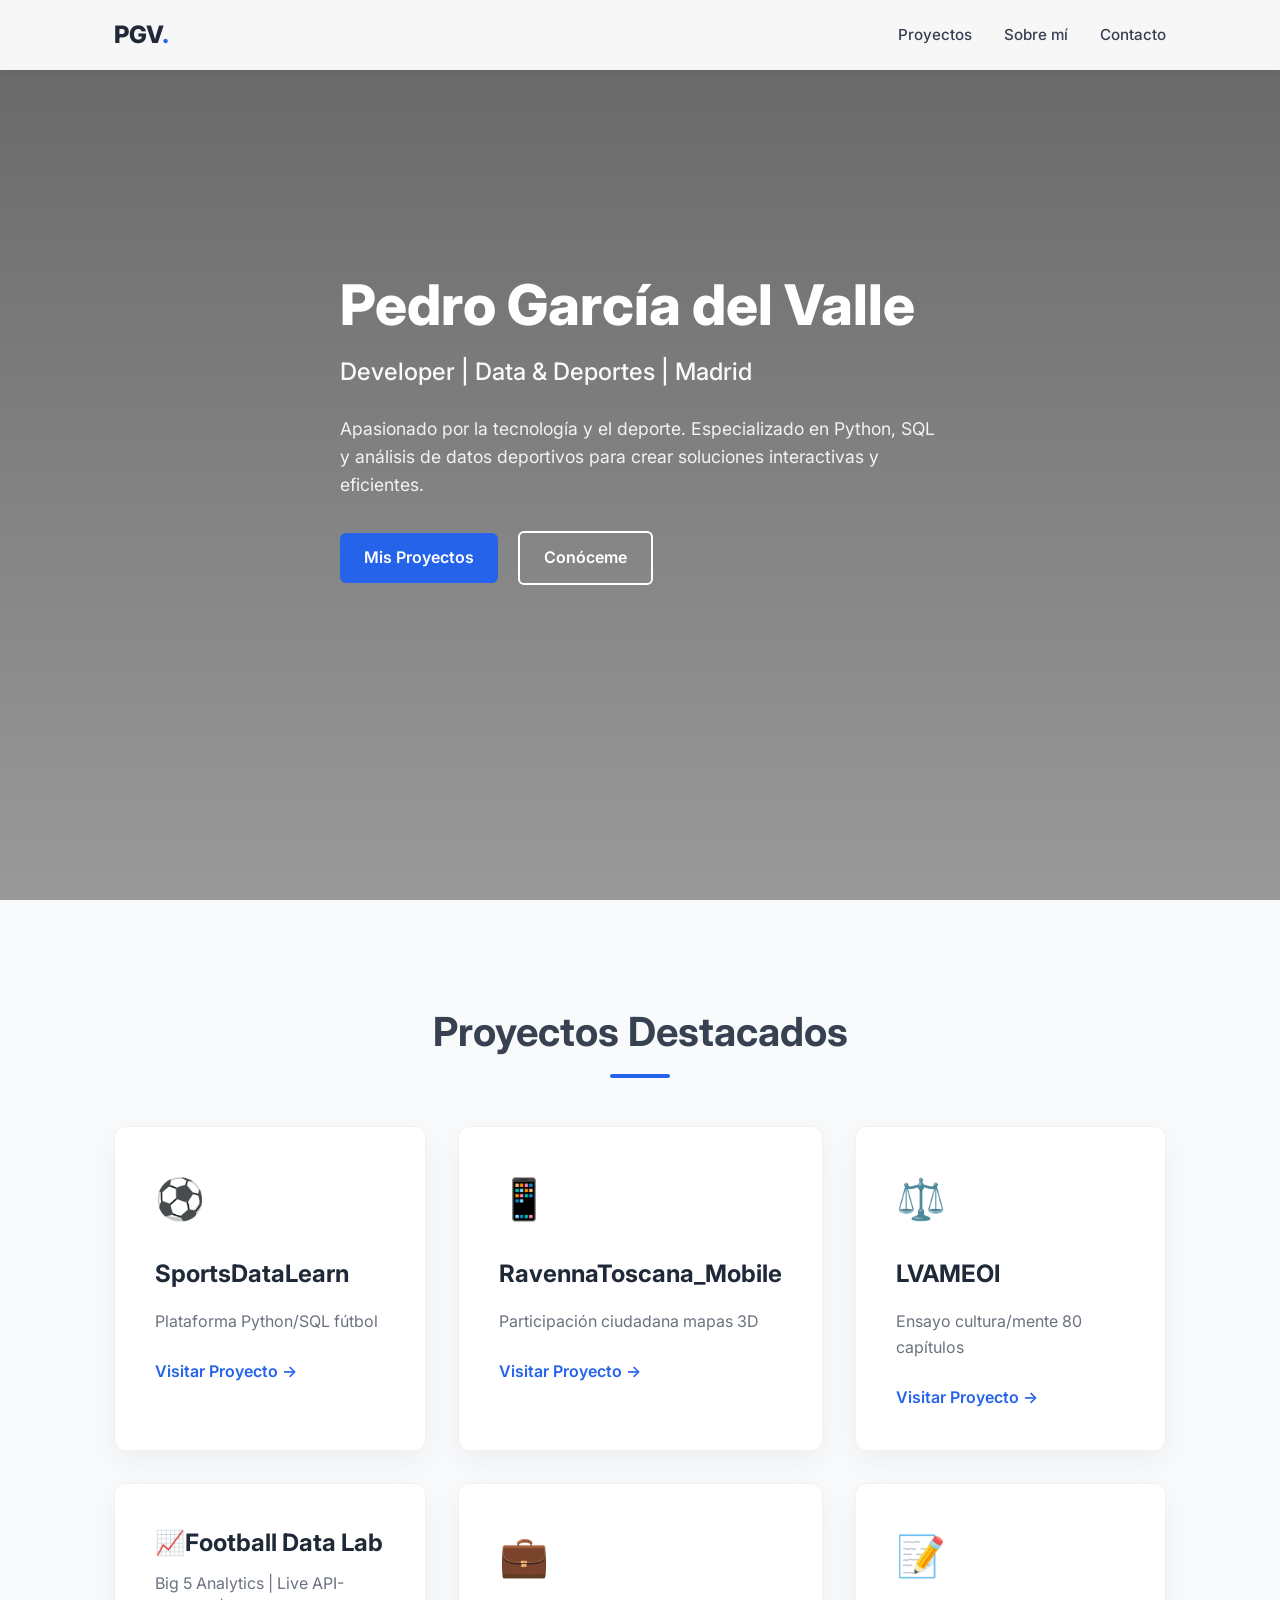
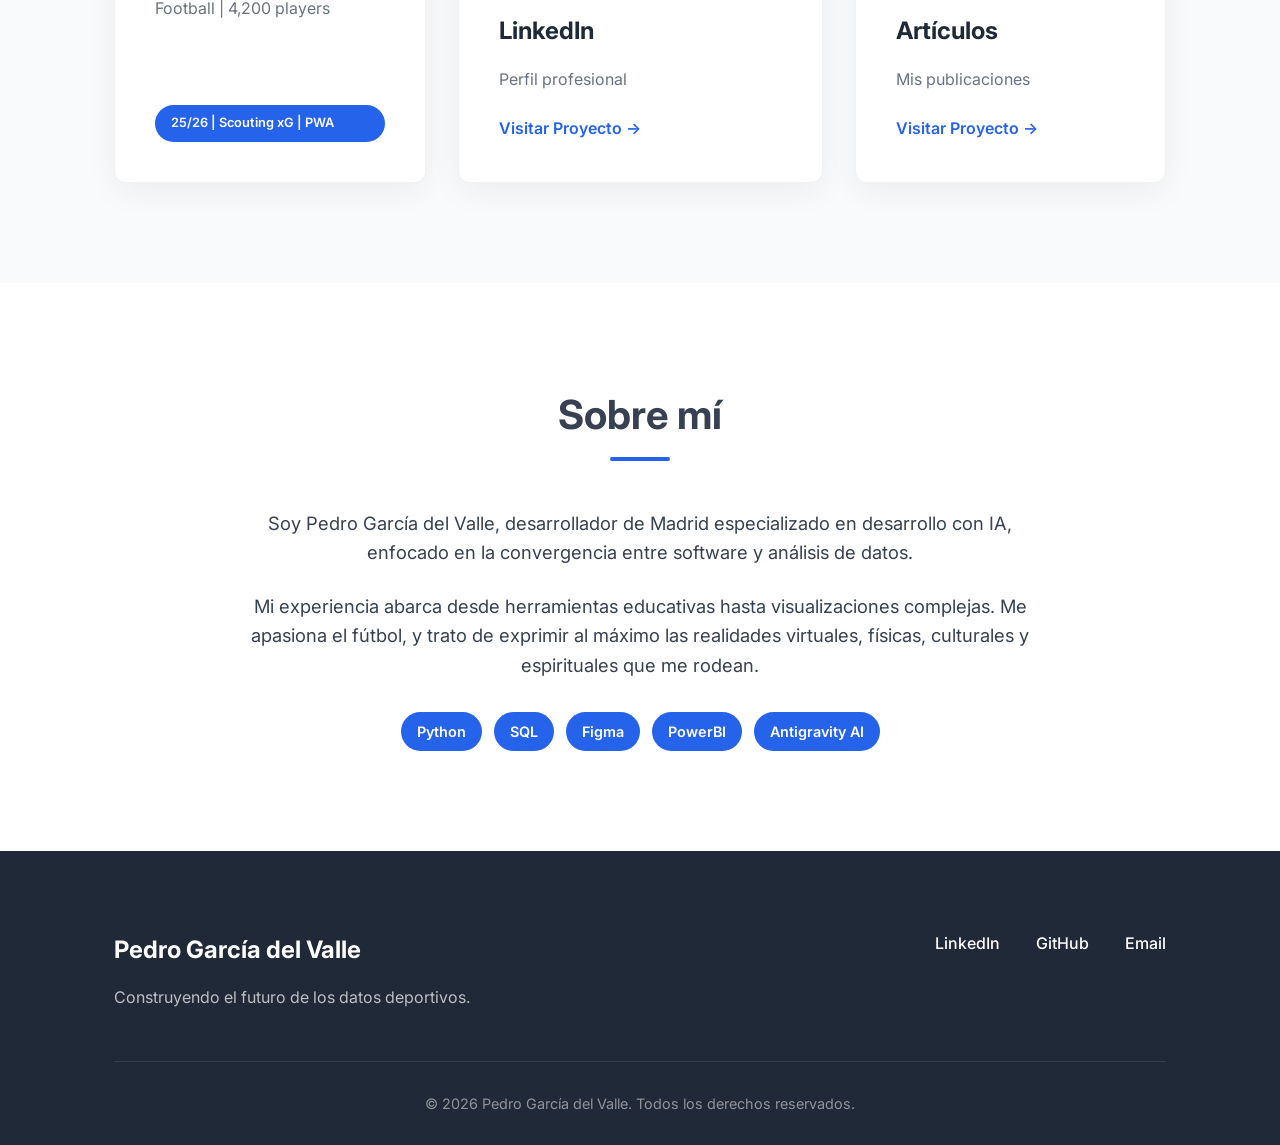
<file: index.html>
<!DOCTYPE html>
<html lang="es">

<head>
    <meta charset="UTF-8">
    <meta name="viewport" content="width=device-width, initial-scale=1.0">
    <title>Pedro García del Valle | Developer IA Madrid</title>
    <meta name="description" content="Desarrollo software IA, data deportes, realidades culturales">

    <!-- Google Fonts: Inter -->
    <link rel="preconnect" href="https://fonts.googleapis.com">
    <link rel="preconnect" href="https://fonts.gstatic.com" crossorigin>
    <link href="https://fonts.googleapis.com/css2?family=Inter:wght@300;400;500;600;700;800&display=swap"
        rel="stylesheet">

    <!-- CSS -->
    <link rel="stylesheet" href="style.css">
</head>

<body>
    <!-- Navigation -->
    <nav class="navbar">
        <div class="container">
            <a href="#" class="logo">PGV<span>.</span></a>
            <ul class="nav-links">
                <li><a href="#proyectos">Proyectos</a></li>
                <li><a href="#sobre-mi">Sobre mí</a></li>
                <li><a href="#contacto">Contacto</a></li>
            </ul>
        </div>
    </nav>

    <main>
        <!-- Hero Section -->
        <section id="hero" class="hero">
            <div class="hero-overlay"></div>
            <div class="container hero-content">
                <h1>Pedro García del Valle</h1>
                <p class="subtitle">Developer | Data & Deportes | Madrid</p>
                <p class="bio">Apasionado por la tecnología y el deporte. Especializado en Python, SQL y análisis de
                    datos deportivos para crear soluciones interactivas y eficientes.</p>
                <div class="hero-btns">
                    <a href="#proyectos" class="btn btn-primary">Mis Proyectos</a>
                    <a href="#sobre-mi" class="btn btn-outline">Conóceme</a>
                </div>
            </div>
        </section>

        <!-- Projects Section -->
        <section id="proyectos" class="projects">
            <div class="container">
                <h2 class="section-title">Proyectos Destacados</h2>
                <div class="projects-grid">
                    <!-- Project Card 1 -->
                    <div class="project-card">
                        <div class="project-icon">⚽</div>
                        <h3>SportsDataLearn</h3>
                        <p>Plataforma Python/SQL fútbol</p>
                        <a href="https://pedrogdve-art.github.io/SportsDataLearn" class="btn-link">Visitar Proyecto
                            &rarr;</a>
                    </div>

                    <!-- Project Card 2 -->
                    <div class="project-card">
                        <div class="project-icon">📱</div>
                        <h3>RavennaToscana_Mobile</h3>
                        <p>Participación ciudadana mapas 3D</p>
                        <a href="https://pedrogdve-art.github.io/RavennaToscana_Mobile" class="btn-link">Visitar
                            Proyecto &rarr;</a>
                    </div>

                    <!-- Project Card 3 -->
                    <div class="project-card">
                        <div class="project-icon">⚖️</div>
                        <h3>LVAMEOI</h3>
                        <p>Ensayo cultura/mente 80 capítulos</p>
                        <a href="https://pedrogdve-art.github.io/LVAMEOI" class="btn-link">Visitar Proyecto &rarr;</a>
                    </div>

                    <!-- Project Card 4 -->
                    <div class="project-card">
                        <a href="https://pedrogdve-art.github.io/FootballDataLab/" target="_blank" rel="noopener"
                            style="text-decoration:none; color:inherit; display:flex; flex-direction:column; height:100%;">
                            <h3 style="margin-bottom:0.5rem;">📈Football Data Lab</h3>
                            <p style="margin-bottom:auto;">Big 5 Analytics | Live API-Football | 4,200 players</p>
                            <span class="badge" style="display:inline-block; margin-top:1rem; font-size:0.8rem;">25/26 |
                                Scouting xG | PWA</span>
                        </a>
                    </div>

                    <!-- Project Card 5 -->
                    <div class="project-card">
                        <div class="project-icon">💼</div>
                        <h3>LinkedIn</h3>
                        <p>Perfil profesional</p>
                        <a href="https://linkedin.com/in/pedrogdve" target="_blank" class="btn-link">Visitar Proyecto
                            &rarr;</a>
                    </div>

                    <!-- Project Card 6 -->
                    <div class="project-card">
                        <div class="project-icon">📝</div>
                        <h3>Artículos</h3>
                        <p>Mis publicaciones</p>
                        <a href="https://pedrogdve-art.github.io/biblioteca-articulos/" class="btn-link">Visitar
                            Proyecto &rarr;</a>
                    </div>
                </div>
            </div>
        </section>

        <!-- About Me Section -->
        <section id="sobre-mi" class="about">
            <div class="container">
                <h2 class="section-title">Sobre mí</h2>
                <div class="about-content">
                    <div class="about-text">
                        <p>Soy Pedro García del Valle, desarrollador de Madrid especializado en desarrollo con IA,
                            enfocado en la convergencia entre software y análisis de datos.</p>
                        <p>Mi experiencia abarca desde herramientas educativas hasta visualizaciones complejas. Me
                            apasiona el fútbol, y trato de exprimir al máximo las realidades virtuales, físicas,
                            culturales y espirituales que me rodean.</p>

                        <div class="skills-badges">
                            <span class="badge">Python</span>
                            <span class="badge">SQL</span>
                            <span class="badge">Figma</span>
                            <span class="badge">PowerBI</span>
                            <span class="badge">Antigravity AI</span>
                        </div>
                    </div>
                </div>
            </div>
        </section>
    </main>

    <!-- Footer -->
    <footer id="contacto">
        <div class="container">
            <div class="footer-content">
                <div class="footer-info">
                    <h3>Pedro García del Valle</h3>
                    <p>Construyendo el futuro de los datos deportivos.</p>
                </div>
                <div class="footer-links">
                    <a href="https://www.linkedin.com/in/pedrogdve" target="_blank">LinkedIn</a>
                    <a href="https://github.com/pedrogdve-art" target="_blank">GitHub</a>
                    <a href="mailto:pedro@example.com">Email</a>
                </div>
            </div>
            <div class="footer-bottom">
                <p>&copy; 2026 Pedro García del Valle. Todos los derechos reservados.</p>
            </div>
        </div>
    </footer>

    <!-- Scripts -->
    <script src="script.js"></script>
</body>

</html>
</file>
<file: style.css>
:root {
    --primary: #2563eb;
    --secondary: #16a34a;
    --dark: #1f2937;
    --light: #f9fafb;
    --white: #ffffff;
    --text-main: #374151;
    --text-muted: #6b7280;
    --transition: all 0.3s ease;
}

* {
    margin: 0;
    padding: 0;
    box-sizing: border-box;
}

html {
    scroll-behavior: smooth;
}

body {
    font-family: 'Inter', -apple-system, BlinkMacSystemFont, "Segoe UI", Roboto, Helvetica, Arial, sans-serif;
    line-height: 1.6;
    color: var(--text-main);
    background-color: var(--white);
}

.container {
    max-width: 1100px;
    margin: 0 auto;
    padding: 0 1.5rem;
}

/* Navbar */
.navbar {
    position: fixed;
    top: 0;
    width: 100%;
    background: rgba(255, 255, 255, 0.95);
    backdrop-filter: blur(10px);
    z-index: 1000;
    box-shadow: 0 2px 10px rgba(0, 0, 0, 0.05);
    padding: 1rem 0;
}

.navbar .container {
    display: flex;
    justify-content: space-between;
    align-items: center;
}

.logo {
    font-size: 1.5rem;
    font-weight: 800;
    color: var(--dark);
    text-decoration: none;
}

.logo span {
    color: var(--primary);
}

.nav-links {
    display: flex;
    list-style: none;
}

.nav-links li {
    margin-left: 2rem;
}

.nav-links a {
    text-decoration: none;
    color: var(--text-main);
    font-weight: 500;
    font-size: 0.95rem;
    transition: var(--transition);
}

.nav-links a:hover {
    color: var(--primary);
}

/* Buttons */
.btn {
    display: inline-block;
    padding: 0.75rem 1.5rem;
    border-radius: 6px;
    font-weight: 600;
    text-decoration: none;
    transition: var(--transition);
    cursor: pointer;
    border: none;
}

.btn-primary {
    background: var(--primary);
    color: var(--white);
}

.btn-primary:hover {
    background: #1d4ed8;
    transform: translateY(-2px);
    box-shadow: 0 4px 12px rgba(37, 99, 235, 0.3);
}

.btn-outline {
    background: transparent;
    border: 2px solid var(--white);
    color: var(--white);
    margin-left: 1rem;
}

.btn-outline:hover {
    background: var(--white);
    color: var(--dark);
}

/* Hero Section */
.hero {
    height: 100vh;
    background: url('https://images.unsplash.com/photo-1557683316-973673baf926?auto=format&fit=crop&q=80&w=1600&h=900') no-repeat center center/cover;
    position: relative;
    display: flex;
    align-items: center;
    color: var(--white);
    padding-top: 60px;
}

.hero-overlay {
    position: absolute;
    top: 0;
    left: 0;
    width: 100%;
    height: 100%;
    background: linear-gradient(rgba(0, 0, 0, 0.6), rgba(0, 0, 0, 0.4));
}

.hero-content {
    position: relative;
    z-index: 10;
    max-width: 800px;
}

.hero h1 {
    font-size: 3.5rem;
    font-weight: 800;
    line-height: 1.1;
    margin-bottom: 1rem;
    animation: fadeInDown 0.8s ease-out;
}

.hero .subtitle {
    font-size: 1.5rem;
    font-weight: 500;
    color: var(--light);
    margin-bottom: 1.5rem;
    animation: fadeInUp 0.8s ease-out 0.2s backwards;
}

.hero .bio {
    font-size: 1.1rem;
    color: rgba(255, 255, 255, 0.9);
    margin-bottom: 2rem;
    max-width: 600px;
    animation: fadeInUp 0.8s ease-out 0.4s backwards;
}

.hero-btns {
    animation: fadeInUp 0.8s ease-out 0.6s backwards;
}

/* Sections */
section {
    padding: 100px 0;
}

.section-title {
    font-size: 2.5rem;
    font-weight: 700;
    margin-bottom: 3rem;
    text-align: center;
    position: relative;
}

.section-title::after {
    content: '';
    display: block;
    width: 60px;
    height: 4px;
    background: var(--primary);
    margin: 10px auto 0;
    border-radius: 2px;
}

/* Projects Grid */
.projects {
    background: var(--light);
}

.projects-grid {
    display: grid;
    grid-template-columns: repeat(3, 1fr);
    gap: 2rem;
}

.project-card {
    background: var(--white);
    padding: 2.5rem;
    border-radius: 12px;
    box-shadow: 0 10px 30px rgba(0, 0, 0, 0.05);
    transition: var(--transition);
    border: 1px solid rgba(0, 0, 0, 0.05);
}

.project-card:hover {
    transform: translateY(-10px);
    box-shadow: 0 20px 40px rgba(0, 0, 0, 0.1);
}

.project-icon {
    font-size: 2.5rem;
    margin-bottom: 1.5rem;
}

.project-card h3 {
    font-size: 1.5rem;
    margin-bottom: 1rem;
    color: var(--dark);
}

.project-card p {
    color: var(--text-muted);
    margin-bottom: 1.5rem;
}

.btn-link {
    color: var(--primary);
    text-decoration: none;
    font-weight: 600;
    display: inline-block;
}

.btn-link:hover {
    text-decoration: underline;
}

.next-projects h3 {
    color: var(--secondary);
}

.next-projects ul {
    list-style: none;
    margin-top: 1rem;
}

.next-projects li {
    padding: 0.5rem 0;
    border-bottom: 1px dashed rgba(0, 0, 0, 0.1);
    color: var(--text-muted);
}

.next-projects li::before {
    content: '•';
    color: var(--secondary);
    margin-right: 0.5rem;
}

/* About Section */
.about-content {
    max-width: 800px;
    margin: 0 auto;
}

.about-text {
    text-align: center;
}

.about-text p {
    font-size: 1.15rem;
    margin-bottom: 1.5rem;
}

.skills-badges {
    display: flex;
    flex-wrap: wrap;
    justify-content: center;
    gap: 0.75rem;
    margin-top: 2rem;
}

.badge {
    background: var(--primary);
    color: var(--white);
    padding: 0.5rem 1rem;
    border-radius: 20px;
    font-size: 0.9rem;
    font-weight: 600;
    transition: var(--transition);
}

.badge:hover {
    background: var(--dark);
    color: var(--white);
}

/* Footer */
footer {
    background: var(--dark);
    color: var(--white);
    padding: 80px 0 30px;
}

.footer-content {
    display: flex;
    justify-content: space-between;
    align-items: flex-start;
    margin-bottom: 50px;
    flex-wrap: wrap;
    gap: 2rem;
}

.footer-info h3 {
    font-size: 1.5rem;
    margin-bottom: 1rem;
}

.footer-info p {
    color: rgba(255, 255, 255, 0.7);
}

.footer-links a {
    color: var(--white);
    text-decoration: none;
    margin-left: 2rem;
    font-weight: 500;
    transition: var(--transition);
}

.footer-links a:hover {
    color: var(--secondary);
}

.footer-bottom {
    border-top: 1px solid rgba(255, 255, 255, 0.1);
    padding-top: 30px;
    text-align: center;
    color: rgba(255, 255, 255, 0.5);
    font-size: 0.9rem;
}

/* Animations */
@keyframes fadeInDown {
    from {
        opacity: 0;
        transform: translateY(-30px);
    }

    to {
        opacity: 1;
        transform: translateY(0);
    }
}

@keyframes fadeInUp {
    from {
        opacity: 0;
        transform: translateY(30px);
    }

    to {
        opacity: 1;
        transform: translateY(0);
    }
}

.reveal {
    opacity: 0;
    transform: translateY(30px);
    transition: all 0.8s ease-out;
}

.reveal.active {
    opacity: 1;
    transform: translateY(0);
}

/* Mobile Responsive */
@media (max-width: 1024px) {
    .projects-grid {
        grid-template-columns: repeat(2, 1fr);
    }
}

@media (max-width: 768px) {
    .projects-grid {
        grid-template-columns: 1fr;
    }

    .hero h1 {
        font-size: 2.5rem;
    }

    .hero .subtitle {
        font-size: 1.25rem;
    }

    .nav-links {
        display: none;
    }

    .footer-content {
        flex-direction: column;
        text-align: center;
    }

    .footer-links {
        margin: 1.5rem 0;
    }

    .footer-links a {
        margin: 0 1rem;
    }

    .hero-btns {
        display: flex;
        flex-direction: column;
        gap: 1rem;
    }

    .btn-outline {
        margin-left: 0;
    }
}
</file>
